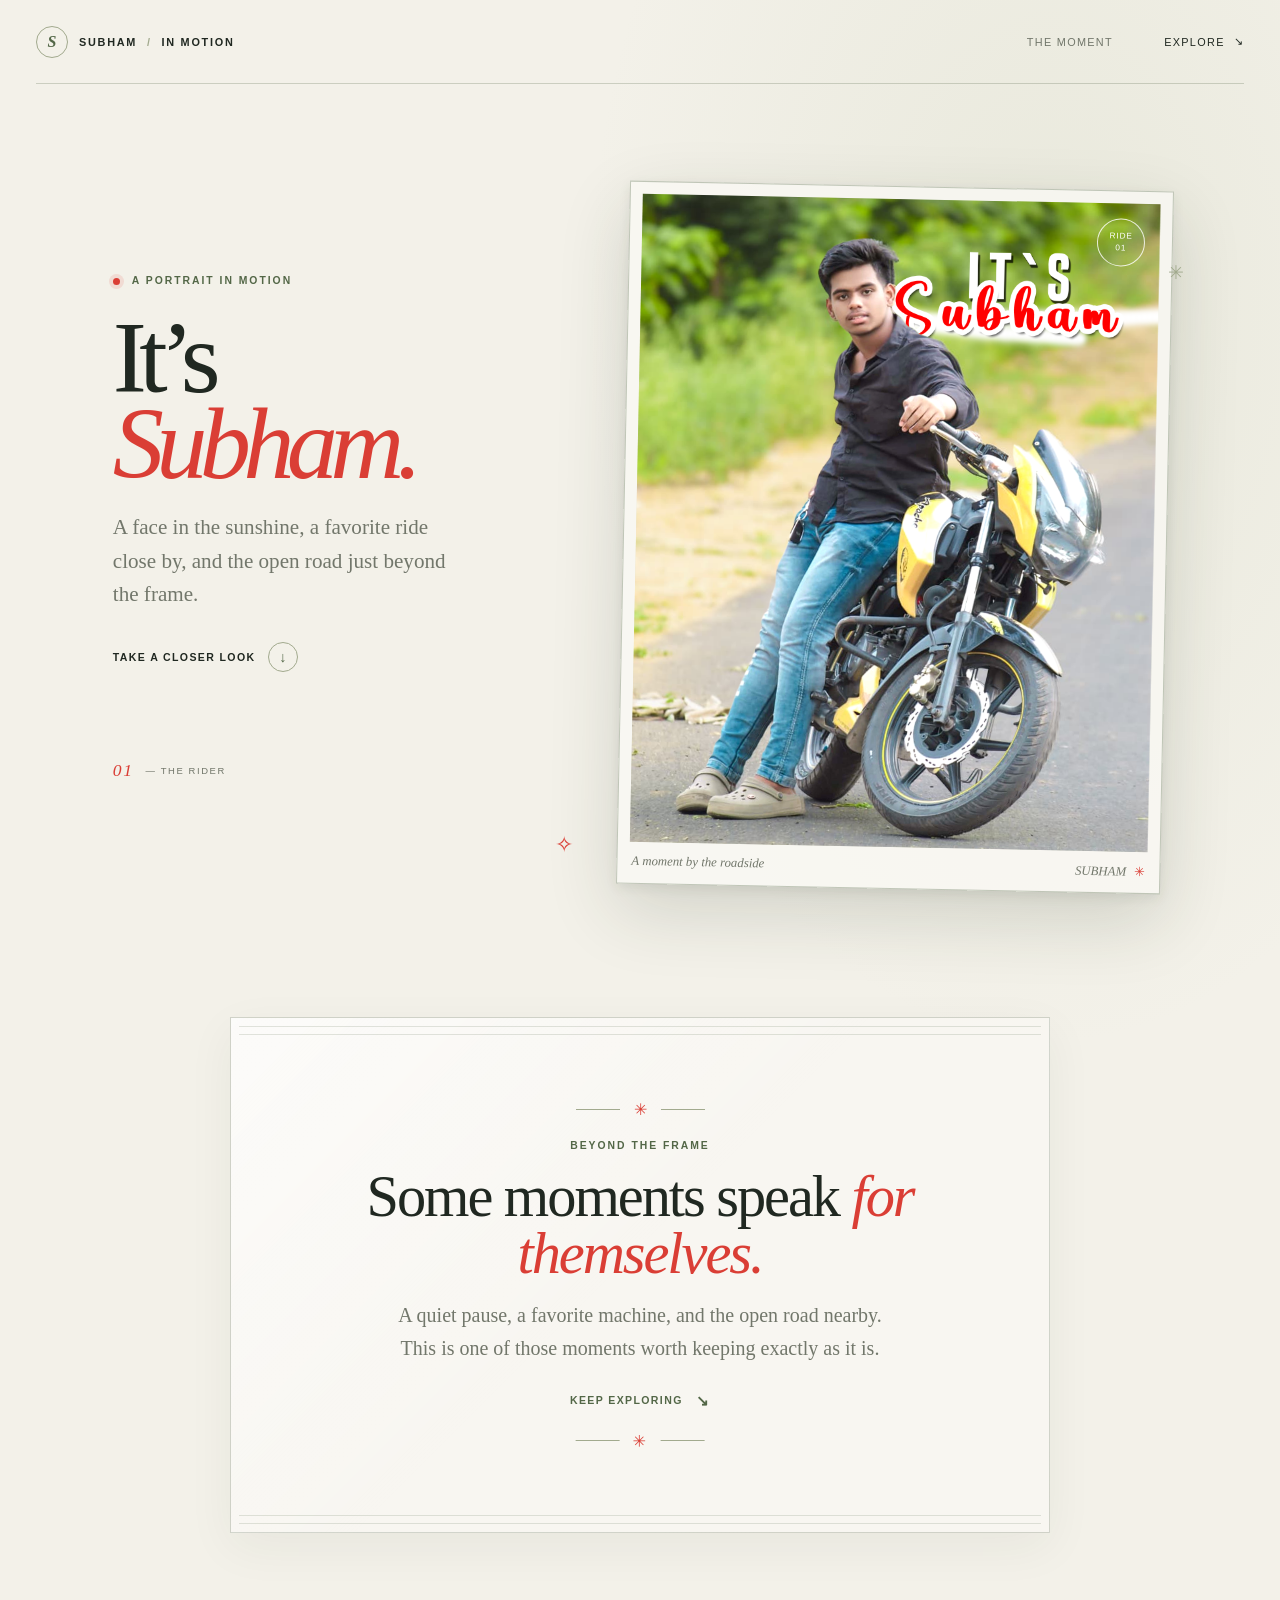
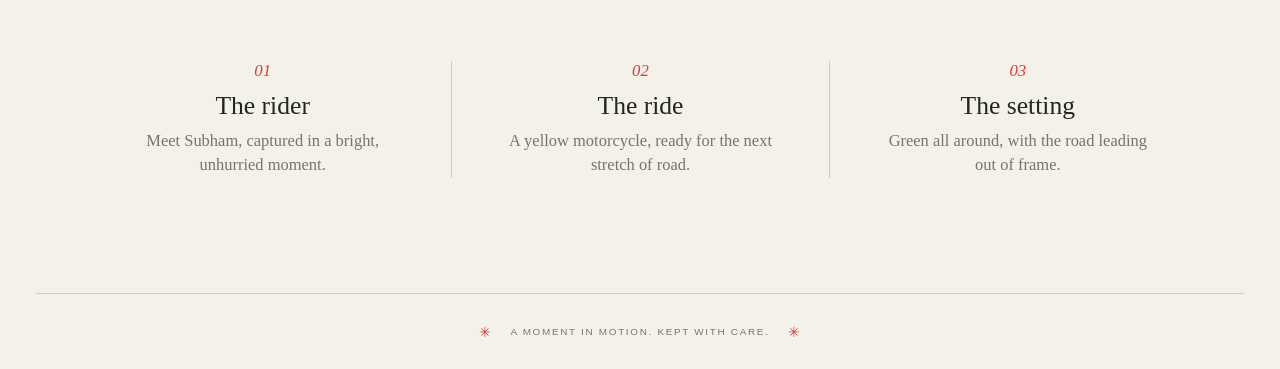
<file: index.html>
<!doctype html>
<html lang="en">
  <head>
    <meta charset="utf-8">
    <meta name="viewport" content="width=device-width, initial-scale=1">
    <meta http-equiv="refresh" content="0; url=public/index.html">
    <link rel="canonical" href="public/index.html">
    <title>It's Subham</title>
  </head>
  <body>
    <p><a href="public/index.html">Continue to the Subham portrait page</a></p>
  </body>
</html>
</file>
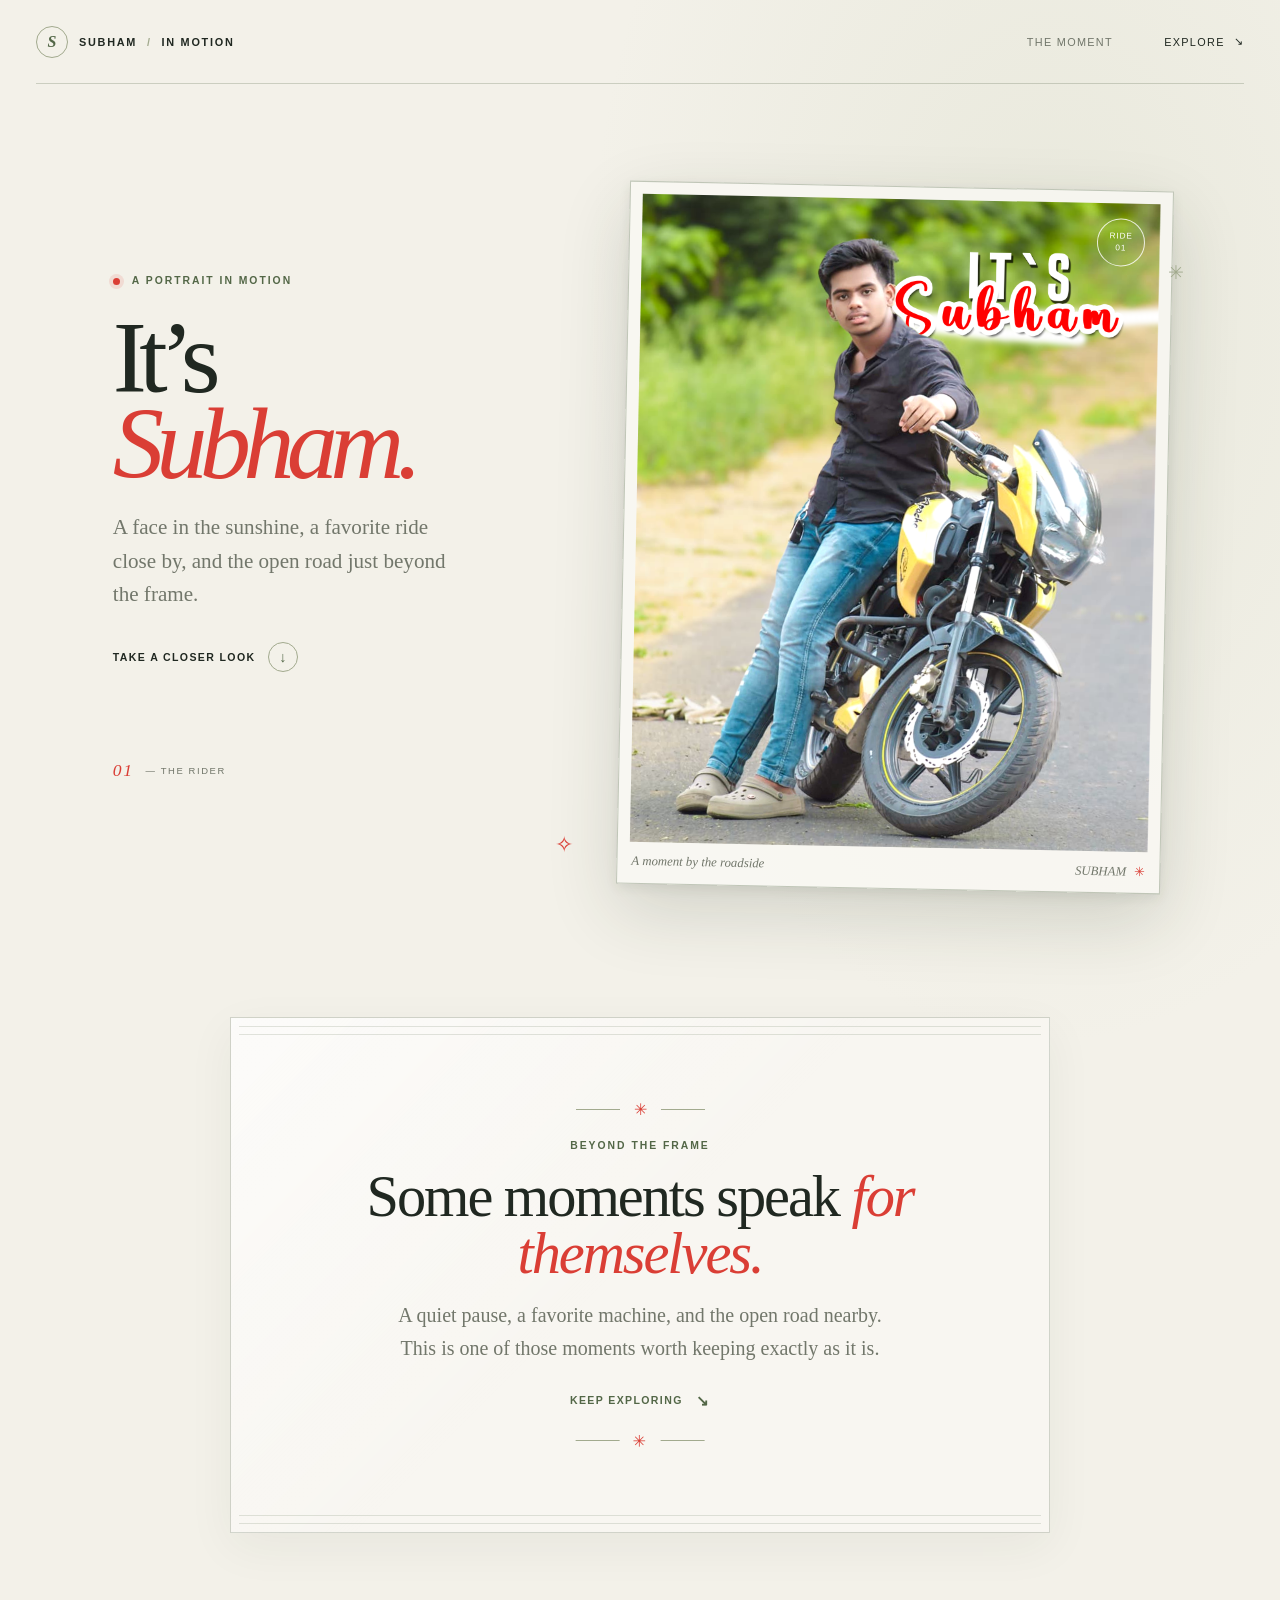
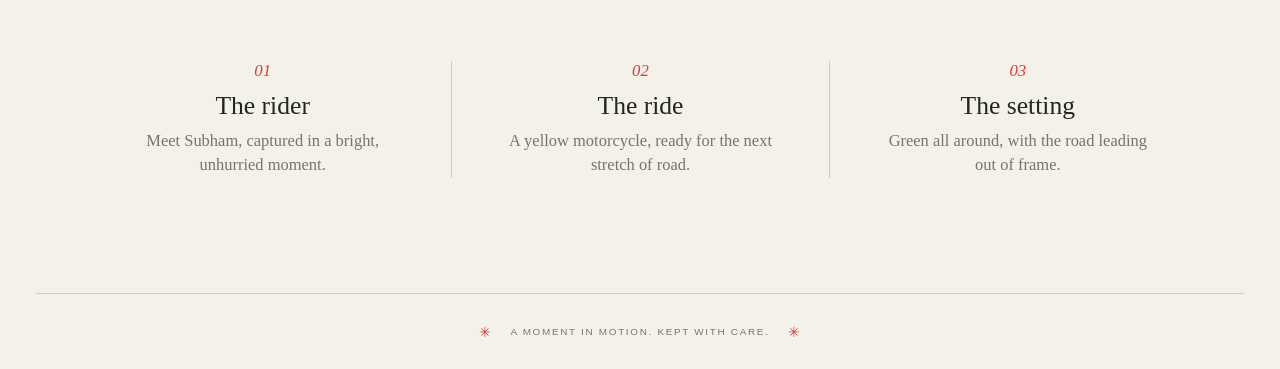
<file: public/index.html>
<!doctype html>
<html lang="en">
  <head>
    <meta charset="utf-8">
    <meta name="viewport" content="width=device-width, initial-scale=1">
    <meta name="theme-color" content="#f3f1e9">
    <meta name="description" content="A portrait of Subham and a moment beside the open road.">
    <title>It's Subham — A Portrait in Motion</title>
    <link rel="stylesheet" href="styles.css">
  </head>
  <body>
    <div class="page-shell">
      <header class="site-header">
        <a class="wordmark" href="#home" aria-label="It's Subham, home">
          <span class="wordmark-mark" aria-hidden="true">S</span>
          <span>Subham <span class="wordmark-divider" aria-hidden="true">/</span> In motion</span>
        </a>
        <nav class="site-nav" aria-label="Main navigation">
          <a href="#letter">The moment</a>
          <a class="nav-cta" href="#chapters">Explore <span aria-hidden="true">↘</span></a>
        </nav>
      </header>

      <main id="home">
        <section class="hero" aria-labelledby="page-title">
          <div class="hero-copy">
            <p class="eyebrow"><span class="eyebrow-mark" aria-hidden="true"></span> A portrait in motion</p>
            <h1 id="page-title">It’s <em>Subham.</em></h1>
            <p class="hero-intro">A face in the sunshine, a favorite ride close by, and the open road just beyond the frame.</p>
            <a class="page-link" href="#letter">Take a closer look <span aria-hidden="true">↓</span></a>
            <p class="hero-index"><span>01</span> &mdash; THE RIDER</p>
          </div>

          <figure class="portrait">
            <img
              class="portrait-image"
              src="assets/subham-motorcycle.png"
              alt="Subham standing beside a yellow motorcycle on a tree-lined road, with the words “IT’S Subham” over the portrait."
              width="1600"
              height="2000"
              fetchpriority="high"
            >
            <figcaption><span>A moment by the roadside</span><span>SUBHAM <i aria-hidden="true">✳</i></span></figcaption>
            <span class="portrait-stamp" aria-hidden="true">RIDE<br>01</span>
          </figure>
          <span class="hero-sparkle sparkle-one" aria-hidden="true">✳</span>
          <span class="hero-sparkle sparkle-two" aria-hidden="true">✧</span>
        </section>

        <section class="memory-note" id="letter" aria-labelledby="letter-title">
          <div class="note-rule" aria-hidden="true"><span>✳</span></div>
          <p class="eyebrow">Beyond the frame</p>
          <h2 id="letter-title">Some moments speak <em>for themselves.</em></h2>
          <p class="letter-copy">A quiet pause, a favorite machine, and the open road nearby. This is one of those moments worth keeping exactly as it is.</p>
          <a class="note-link" href="#chapters">Keep exploring <span aria-hidden="true">↘</span></a>
          <div class="note-rule note-rule-bottom" aria-hidden="true"><span>✳</span></div>
        </section>

        <section class="chapters" id="chapters" aria-label="A few details from the portrait">
          <article class="chapter">
            <span class="chapter-number" aria-hidden="true">01</span>
            <h3>The rider</h3>
            <p>Meet Subham, captured in a bright, unhurried moment.</p>
          </article>
          <article class="chapter">
            <span class="chapter-number" aria-hidden="true">02</span>
            <h3>The ride</h3>
            <p>A yellow motorcycle, ready for the next stretch of road.</p>
          </article>
          <article class="chapter">
            <span class="chapter-number" aria-hidden="true">03</span>
            <h3>The setting</h3>
            <p>Green all around, with the road leading out of frame.</p>
          </article>
        </section>
      </main>

      <footer class="site-footer">
        <span aria-hidden="true">✳</span>
        <p>A moment in motion. Kept with care.</p>
        <span aria-hidden="true">✳</span>
      </footer>
    </div>
  </body>
</html>
</file>
<file: public/styles.css>
:root {
  color-scheme: light;
  --paper: #f3f1e9;
  --paper-light: #fbfaf5;
  --ink: #202821;
  --muted: #72776b;
  --green: #536747;
  --green-light: #a2aa8e;
  --red: #da3e35;
  --rule: rgba(75, 91, 63, 0.24);
  --serif: "Palatino Linotype", "Book Antiqua", Georgia, serif;
  --sans: "Segoe UI", Arial, sans-serif;
}

* {
  box-sizing: border-box;
}

html {
  scroll-behavior: smooth;
  scroll-padding-top: 2rem;
}

body {
  min-width: 320px;
  margin: 0;
  color: var(--ink);
  background:
    radial-gradient(ellipse at 82% 16%, rgba(199, 205, 177, 0.24), transparent 29rem),
    var(--paper);
  font-family: var(--sans);
  -webkit-font-smoothing: antialiased;
}

a {
  color: inherit;
}

.page-shell {
  width: min(100% - 72px, 1320px);
  margin-inline: auto;
}

.site-header {
  display: flex;
  min-height: 84px;
  align-items: center;
  justify-content: space-between;
  border-bottom: 1px solid var(--rule);
}

.wordmark,
.site-nav,
.site-nav a {
  display: inline-flex;
  align-items: center;
}

.wordmark {
  gap: 11px;
  color: var(--ink);
  font-size: 0.68rem;
  font-weight: 600;
  letter-spacing: 0.16em;
  text-decoration: none;
  text-transform: uppercase;
}

.wordmark-mark {
  display: grid;
  width: 32px;
  height: 32px;
  place-items: center;
  border: 1px solid var(--green-light);
  border-radius: 50%;
  color: var(--green);
  font-family: var(--serif);
  font-size: 1rem;
  font-style: italic;
  letter-spacing: 0;
}

.wordmark-divider {
  padding-inline: 5px;
  color: var(--green-light);
}

.site-nav {
  gap: clamp(20px, 4vw, 52px);
  color: var(--muted);
  font-size: 0.68rem;
  letter-spacing: 0.12em;
  text-transform: uppercase;
}

.site-nav a {
  gap: 9px;
  text-decoration: none;
  transition: color 180ms ease;
}

.site-nav a:hover,
.site-nav a:focus-visible {
  color: var(--red);
}

.nav-cta {
  color: var(--ink);
}

.hero {
  position: relative;
  display: grid;
  grid-template-columns: minmax(250px, 0.77fr) minmax(0, 1.06fr);
  align-items: center;
  gap: clamp(55px, 9vw, 132px);
  padding: clamp(62px, 8vw, 112px) clamp(18px, 6vw, 84px) clamp(80px, 10vw, 138px);
}

.hero-copy {
  position: relative;
  z-index: 1;
  padding-bottom: 22px;
}

.eyebrow {
  display: flex;
  align-items: center;
  gap: 12px;
  margin: 0 0 26px;
  color: var(--green);
  font-size: 0.65rem;
  font-weight: 600;
  letter-spacing: 0.19em;
  line-height: 1.6;
  text-transform: uppercase;
}

.eyebrow-mark {
  width: 7px;
  height: 7px;
  border-radius: 50%;
  background: var(--red);
  box-shadow: 0 0 0 4px rgba(218, 62, 53, 0.12);
}

h1,
h2,
h3,
p {
  margin-top: 0;
}

h1 {
  margin-bottom: 24px;
  font-family: var(--serif);
  font-size: clamp(4.4rem, 8vw, 8.2rem);
  font-weight: 400;
  letter-spacing: -0.075em;
  line-height: 0.84;
}

h1 em,
h2 em {
  color: var(--red);
  font-weight: 400;
}

.hero-intro {
  max-width: 360px;
  margin-bottom: 30px;
  color: var(--muted);
  font-family: var(--serif);
  font-size: clamp(1.12rem, 1.65vw, 1.37rem);
  line-height: 1.58;
}

.page-link,
.note-link {
  display: inline-flex;
  align-items: center;
  gap: 13px;
  color: var(--ink);
  font-size: 0.66rem;
  font-weight: 600;
  letter-spacing: 0.13em;
  text-decoration: none;
  text-transform: uppercase;
}

.page-link span {
  display: grid;
  width: 30px;
  height: 30px;
  place-items: center;
  border: 1px solid var(--green-light);
  border-radius: 50%;
  color: var(--green);
  font-size: 0.9rem;
  transition: background-color 180ms ease, color 180ms ease, transform 180ms ease;
}

.page-link:hover span,
.page-link:focus-visible span {
  transform: translateY(2px);
  color: var(--paper-light);
  background: var(--green);
}

.hero-index {
  display: flex;
  align-items: center;
  gap: 12px;
  margin: clamp(40px, 7vw, 88px) 0 0;
  color: var(--muted);
  font-size: 0.59rem;
  letter-spacing: 0.17em;
}

.hero-index span {
  color: var(--red);
  font-family: var(--serif);
  font-size: 1.1rem;
  font-style: italic;
}

.portrait {
  position: relative;
  width: 100%;
  max-width: 590px;
  margin: 0;
  padding: 12px;
  border: 1px solid rgba(83, 103, 71, 0.34);
  background: rgba(251, 250, 245, 0.72);
  box-shadow: 0 26px 70px rgba(37, 51, 34, 0.16), 0 4px 12px rgba(37, 51, 34, 0.08);
  transform: rotate(1.15deg);
}

.portrait-image {
  display: block;
  width: 100%;
  height: auto;
  aspect-ratio: 4 / 5;
  object-fit: cover;
  background: #d9ddc3;
}

.portrait figcaption {
  display: flex;
  justify-content: space-between;
  gap: 10px;
  padding: 12px 2px 1px;
  color: var(--muted);
  font-family: var(--serif);
  font-size: clamp(0.75rem, 1vw, 0.91rem);
  font-style: italic;
}

.portrait figcaption i {
  padding-left: 5px;
  color: var(--red);
  font-style: normal;
}

.portrait-stamp {
  position: absolute;
  top: 27px;
  right: 27px;
  display: grid;
  width: 48px;
  height: 48px;
  place-content: center;
  border: 1px solid rgba(255, 255, 255, 0.82);
  border-radius: 50%;
  color: white;
  font-size: 0.52rem;
  letter-spacing: 0.1em;
  line-height: 1.4;
  text-align: center;
  text-shadow: 0 1px 8px rgba(0, 0, 0, 0.35);
}

.hero-sparkle {
  position: absolute;
  color: var(--green-light);
  pointer-events: none;
}

.sparkle-one {
  top: 19%;
  right: 5%;
  font-size: 1.2rem;
}

.sparkle-two {
  bottom: 17%;
  left: 43%;
  color: var(--red);
  font-size: 1.4rem;
}

.memory-note {
  position: relative;
  max-width: 820px;
  margin: 0 auto clamp(78px, 10vw, 136px);
  padding: clamp(38px, 6.5vw, 82px) clamp(24px, 9vw, 120px);
  border: 1px solid var(--rule);
  background:
    linear-gradient(135deg, rgba(255, 255, 255, 0.62), transparent 48%),
    rgba(251, 250, 245, 0.68);
  box-shadow: 0 14px 45px rgba(37, 51, 34, 0.055);
  text-align: center;
}

.memory-note::before,
.memory-note::after {
  position: absolute;
  right: 8px;
  bottom: 8px;
  left: 8px;
  height: 7px;
  border-block: 1px solid rgba(83, 103, 71, 0.17);
  content: "";
  pointer-events: none;
}

.memory-note::before {
  top: 8px;
  bottom: auto;
}

.note-rule {
  display: flex;
  align-items: center;
  justify-content: center;
  gap: 14px;
  margin: 0 auto 19px;
  color: var(--red);
  font-family: var(--serif);
  font-size: 1rem;
}

.note-rule::before,
.note-rule::after {
  width: 44px;
  height: 1px;
  background: var(--green-light);
  content: "";
}

.memory-note .eyebrow {
  justify-content: center;
  margin-bottom: 13px;
}

.memory-note h2 {
  max-width: 600px;
  margin: 0 auto 17px;
  font-family: var(--serif);
  font-size: clamp(2.1rem, 4.6vw, 3.65rem);
  font-weight: 400;
  letter-spacing: -0.035em;
  line-height: 0.98;
}

.letter-copy {
  max-width: 510px;
  margin: 0 auto 25px;
  color: var(--muted);
  font-family: var(--serif);
  font-size: clamp(1.08rem, 1.7vw, 1.25rem);
  line-height: 1.65;
}

.note-link {
  color: var(--green);
}

.note-link span {
  font-size: 0.92rem;
  transition: transform 180ms ease;
}

.note-link:hover span,
.note-link:focus-visible span {
  transform: translate(2px, 2px);
}

.note-rule-bottom {
  margin: 22px auto 0;
  transform: rotate(180deg);
}

.chapters {
  display: grid;
  grid-template-columns: repeat(3, 1fr);
  gap: 0;
  padding: 0 clamp(5px, 3vw, 38px) clamp(72px, 9vw, 116px);
}

.chapter {
  position: relative;
  padding: 0 clamp(19px, 4vw, 53px);
  text-align: center;
}

.chapter + .chapter {
  border-left: 1px solid var(--rule);
}

.chapter-number {
  display: block;
  margin-bottom: 10px;
  color: var(--red);
  font-family: var(--serif);
  font-size: 1.05rem;
  font-style: italic;
}

.chapter h3 {
  margin-bottom: 8px;
  font-family: var(--serif);
  font-size: clamp(1.4rem, 2vw, 1.75rem);
  font-weight: 400;
}

.chapter p {
  max-width: 290px;
  margin: 0 auto;
  color: var(--muted);
  font-family: var(--serif);
  font-size: 1.03rem;
  line-height: 1.5;
}

.site-footer {
  display: flex;
  min-height: 76px;
  align-items: center;
  justify-content: center;
  gap: 18px;
  border-top: 1px solid var(--rule);
  color: var(--muted);
  font-size: 0.62rem;
  letter-spacing: 0.17em;
  text-align: center;
  text-transform: uppercase;
}

.site-footer p {
  margin: 0;
}

.site-footer span {
  color: var(--red);
  font-size: 0.85rem;
}

:focus-visible {
  outline: 2px solid var(--red);
  outline-offset: 4px;
}

@media (max-width: 800px) {
  .page-shell {
    width: min(100% - 40px, 680px);
  }

  .hero {
    grid-template-columns: 1fr;
    gap: 42px;
    padding: 72px 4px 96px;
  }

  .hero-copy {
    max-width: 560px;
    margin: 0 auto;
    padding-bottom: 0;
    text-align: center;
  }

  .hero-copy > .eyebrow {
    justify-content: center;
  }

  h1 {
    font-size: clamp(5rem, 13vw, 7.4rem);
  }

  .hero-intro {
    max-width: 470px;
    margin-inline: auto;
  }

  .portrait {
    width: min(100%, 540px);
    margin-inline: auto;
  }

  .hero-index {
    justify-content: center;
    margin-top: 31px;
  }

  .sparkle-one {
    top: 35%;
    right: 2%;
  }

  .sparkle-two {
    bottom: 7%;
    left: 8%;
  }
}

@media (max-width: 560px) {
  .page-shell {
    width: min(100% - 32px, 500px);
  }

  .site-header {
    min-height: 68px;
  }

  .wordmark {
    gap: 8px;
    font-size: 0.58rem;
    letter-spacing: 0.1em;
  }

  .wordmark-mark {
    width: 29px;
    height: 29px;
  }

  .site-nav {
    gap: 15px;
    font-size: 0.57rem;
    letter-spacing: 0.08em;
  }

  .hero {
    gap: 34px;
    padding: 62px 0 76px;
  }

  .hero-copy > .eyebrow {
    gap: 10px;
    margin-bottom: 24px;
    font-size: 0.59rem;
    letter-spacing: 0.14em;
  }

  h1 {
    margin-bottom: 20px;
    font-size: clamp(4.2rem, 17vw, 5.7rem);
  }

  .hero-intro {
    max-width: 390px;
    font-size: 1.1rem;
  }

  .portrait {
    padding: 8px;
  }

  .portrait figcaption {
    padding-top: 9px;
    font-size: 0.7rem;
  }

  .portrait-stamp {
    top: 19px;
    right: 19px;
    width: 40px;
    height: 40px;
    font-size: 0.46rem;
  }

  .memory-note {
    margin-bottom: 74px;
    padding: 40px 24px;
  }

  .memory-note .eyebrow {
    font-size: 0.59rem;
  }

  .memory-note h2 {
    font-size: clamp(2rem, 9vw, 2.7rem);
  }

  .letter-copy {
    font-size: 1.08rem;
  }

  .chapters {
    grid-template-columns: 1fr;
    gap: 29px;
    padding: 0 9px 72px;
  }

  .chapter {
    padding: 0 12px 28px;
  }

  .chapter + .chapter {
    border-top: 1px solid var(--rule);
    border-left: 0;
    padding-top: 25px;
  }

  .site-footer {
    gap: 11px;
    font-size: 0.53rem;
    letter-spacing: 0.1em;
  }
}

@media (prefers-reduced-motion: reduce) {
  html {
    scroll-behavior: auto;
  }

  *,
  *::before,
  *::after {
    transition-duration: 0.01ms !important;
  }
}
</file>
